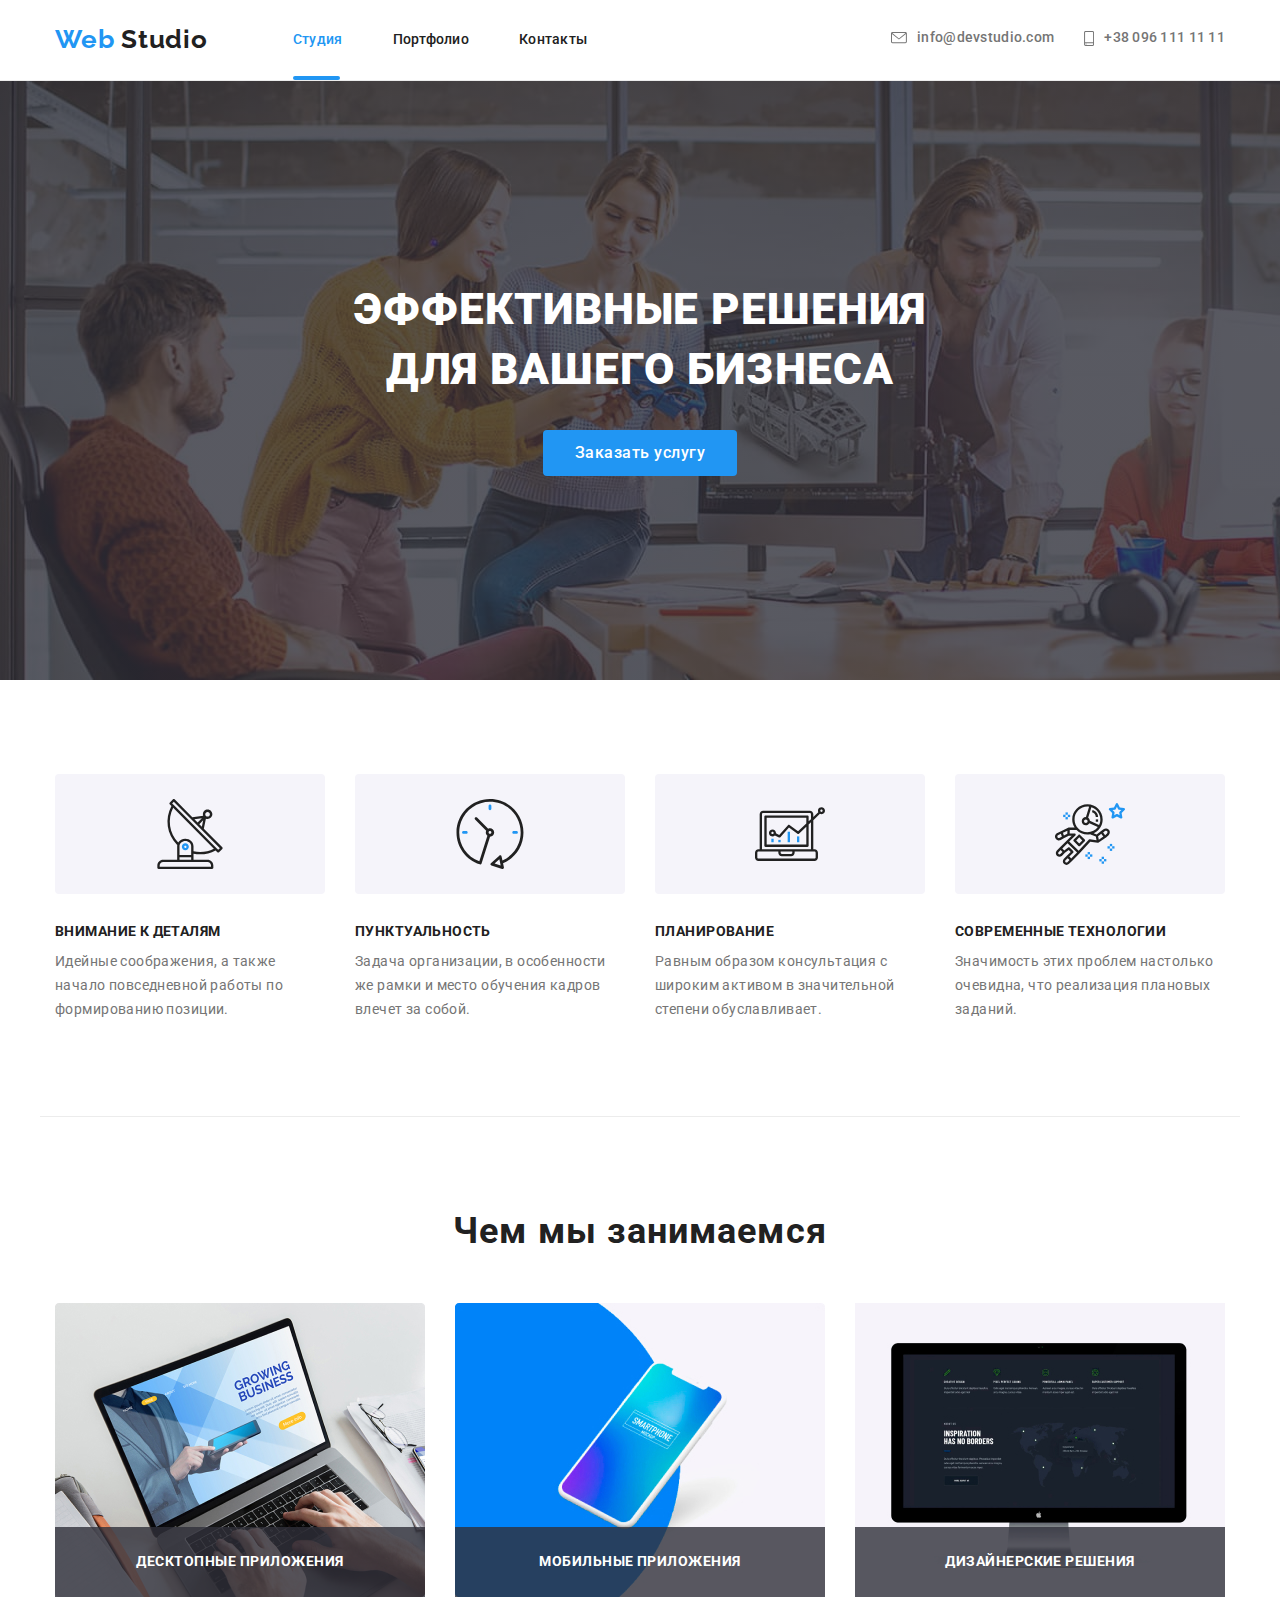
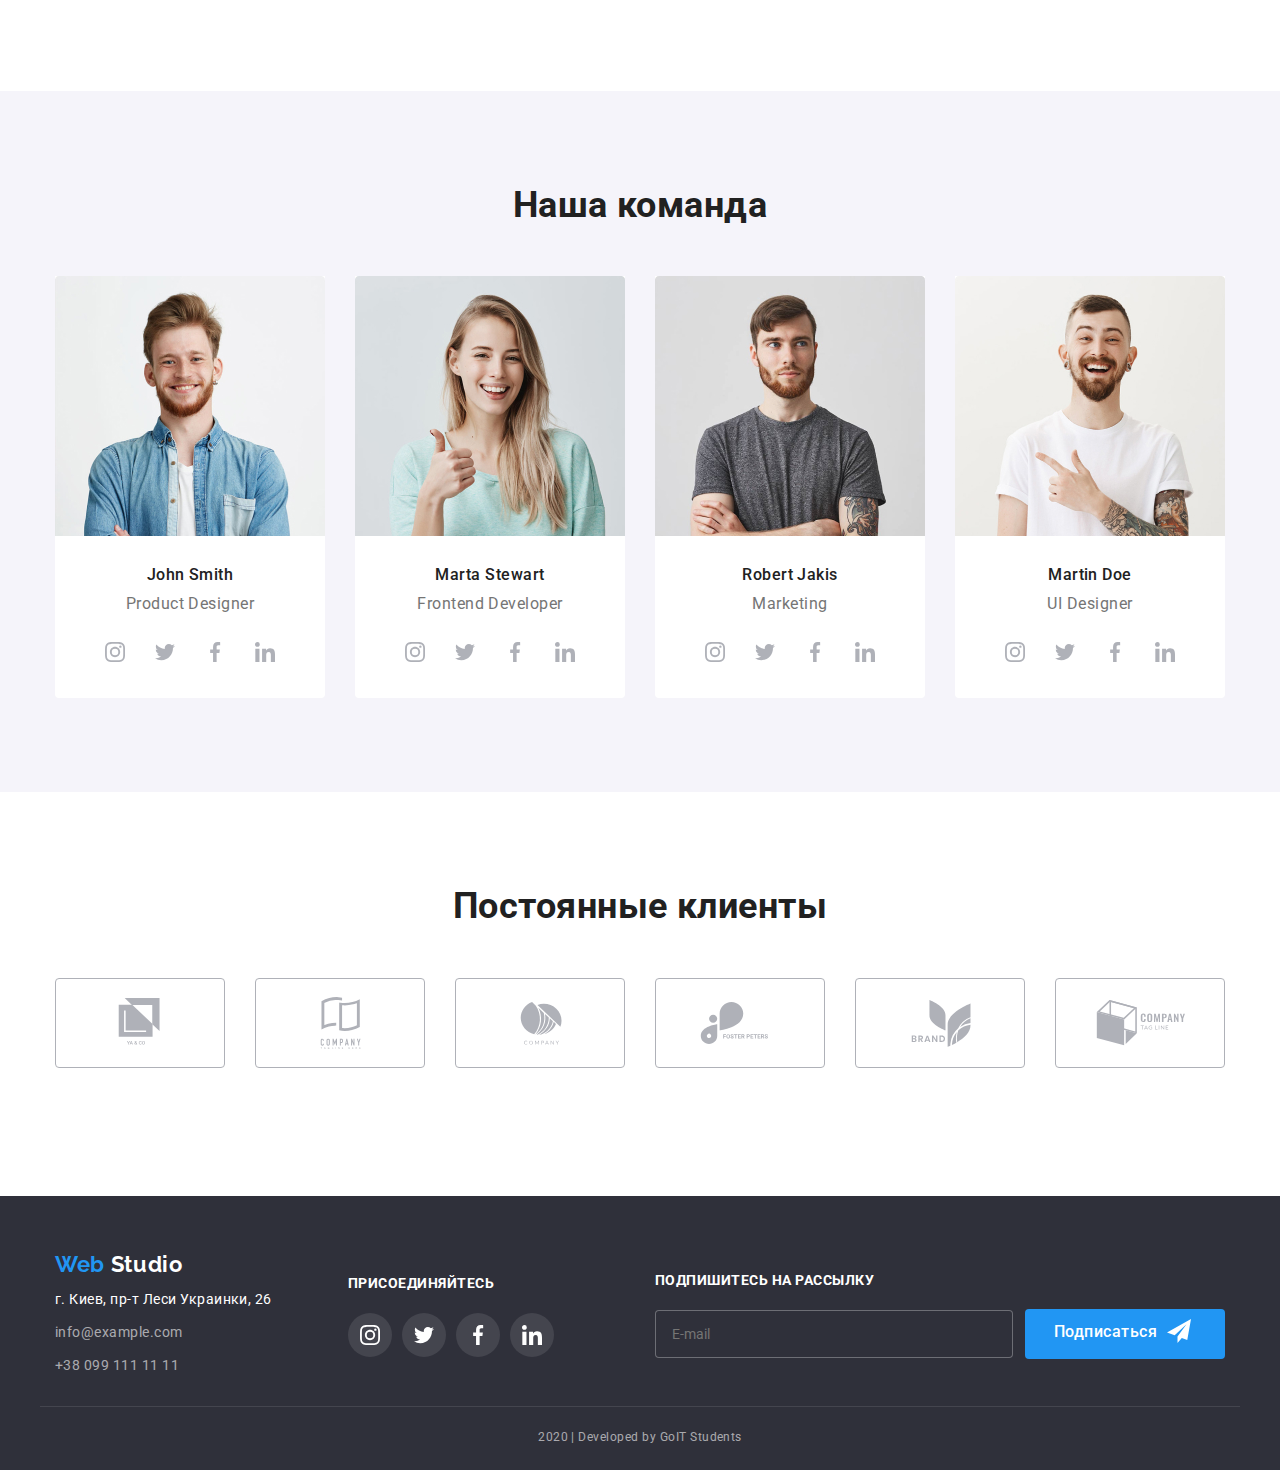
<file: index.html>
<!DOCTYPE html>
<html lang="en">
  <head>
    <meta charset="UTF-8" />
    <meta name="viewport" content="width=device-width, initial-scale=1.0" />
    <title>Web studio v.1</title>
    <link
      href="https://fonts.googleapis.com/css2?family=Raleway:wght@700&family=Roboto:wght@500;700;900&display=swap"
      rel="stylesheet"
    />
    <link
      rel="stylesheet"
      href="https://cdnjs.cloudflare.com/ajax/libs/modern-normalize/0.6.0/modern-normalize.min.css"
    />
    <link rel="stylesheet" href="./css/styles.css" />
  </head>
  <body>
    <!-- Шапка Сайту -->
    <header class="header">
      <div class="container">
        <nav>
          <a href="" class="logo main"><span>Web</span> Studio</a>
          <ul class="site-nav">
            <li class="item"><a href="" class="link studio">Студия</a></li>
            <li class="item"><a href="portfolio.html">Портфолио</a></li>
            <li class="item"><a href="">Контакты</a></li>
          </ul>
        </nav>
        <ul class="connection">
          <li class="items">
            <a class="mail" href="mailto:http://info@devstudio.com">
              <svg class="envelope">
                <use href="./images/symbol-defs.svg#icon-envelope"></use>
              </svg> info@devstudio.com</a>
          </li>
          <li class="items">
            <a class="phone" href="tel:+380961111111"
              ><svg class="smartphone"><use href="./images/symbol-defs.svg#icon-smartphone"></use></svg>+38 096 111 11
              11</a>
          </li>
        </ul>
      </div>
    </header>
    <!-- Основна частина (main) -->
    <main>
      <!-- Баннер -->
      <section class="banner">
        <h1 class="banner-title">Эффективные решения </br> для вашего бизнеса</h1>
      <button data-modal-open class="order-service">
        Заказать услугу</button>
      
      <div class="backdrop is-hidden" data-modal>
        <div class="modal">
          <button data-modal-close class="close-button">
            <svg class="icon-cross" width="11" height="11">
              <use href="./images/cross.svg#icon-cross"">
              </use>
            </svg>
          </button>
          <b>Оставьте свои данные, мы вам перезвоним</b>
          <form action="" name="mailing">

            <div class="first-input">
            <input type="text" name="name" class="form-name" id="name" placeholder=" ">
            <label for="name" class="form-lable">Имя</label>
            <svg class="icon-fname" height="12" width="12">
              <use href="./images/formsprite.svg#icon-fname">
              </use>
            </svg>
            </div>

            <div class="second-input">
              <input type="text" name="tel" class="form-name" id="phone" placeholder=" ">
              <label for="phone" class="form-lable">Телефон</label>
              <svg class="icon-fname" height="12" width="12">
                <use href="./images/formsprite.svg#icon-fphone">
                </use>
              </svg>
            </div>

            <div class="third-input">
              <input type="text" name="email" class="form-name" id="mail" placeholder=" ">
              <label for="mail" class="form-lable">Почта</label>
              <svg class="icon-fname" height="12" width="12">
                <use href="./images/formsprite.svg#icon-fenvelope">
                </use>
              </svg>
            </div>
            <textarea name="comment" id="" cols="30" rows="10" placeholder="Комментарий" class="textarea"></textarea>
           
            <div class="form-checkbox">
          <label class="check-lable">
            <input type="checkbox" class="form-check" name="policy" value="accept-policy">
            <span class="checkbox"></span>Соглашаюсь с рассылкой и принимаю <a href=" ">Условия договора</a>
          </label>
          </div>
          <button class="sent-resalt">
            Отправить
          </button>
            </form>
        </div>
      </div>
      </section>
      <!-- Частина Переваги -->
      <section class="section advantages">
        <div class="container">
          <ul class="advantages-title">
            <li class="items">
              <h3 class="section-title">Внимание к деталям</h3>
              <p>
                Идейные соображения, а также начало повседневной работы по
                формированию позиции.
              </p>
            </li>
            <li class="items">
              <h3 class="section-title">Пунктуальность</h3>
              <p>
                Задача организации, в особенности же рамки и место обучения
                кадров влечет за собой.
              </p>
            </li>
            <li class="items">
              <h3 class="section-title">Планирование</h3>
              <p>
                Равным образом консультация с широким активом в значительной
                степени обуславливает.
              </p>
            </li>
            <li class="items">
              <h3 class="section-title">Современные технологии</h3>
              <p>
                Значимость этих проблем настолько очевидна, что реализация
                плановых заданий.
              </p>
            </li>
          </ul>
        </div>
      </section>
      <!-- Частина сфера діяльності -->
      <section class="section feathure">
        <div class="container">
          <h2 class="section-title">Чем мы занимаемся</h2>
          <ul class="feathure-title">
            <li class="item">
              <img src="./images/desktop.jpg" alt="Десктопные приложения" />
              <p>Десктопные приложения</p>
            </li>
            <li class="item">
              <img src="./images/box.jpg" alt="Мобильные приложения" />
              <p>Мобильные приложения</p>
            </li>
            <li class="item">
              <img src="./images/network.jpg" alt="Дизайнерские решения" />
              <p>Дизайнерские решения</p>
            </li>
          </ul>
        </div>
      </section>
      <!-- Частина наша команда -->
      <section class="section team">
        <div class="container">
          <h2 class="section-title">Наша команда</h2>
          <ul class="team-title">
            <li class="item">
              <img src="./images/ourteam1.jpg" alt="John Smith" />
              <h3 class="own-name">John Smith</h3>
              <p class="own-skills">Product Designer</p>
              <ul class="logotips">
                <li>
                  <a class="social" href="" class="icon"><svg class="instagram" width="20" height="20"><use href="./images/symbol-defs.svg#icon-instagram"></use></svg></a>
                </li>
                <li>
                  <a class="social" href="" class="icon"><svg class="twitter" width="20" height="20">
                    <use href="./images/symbol-defs.svg#icon-twitter"></use>
                    
                  </svg></a>
                </li>
                <li>
                  <a class="social" href="" class="icon"><svg class="facebook" width="20" height="20">
                    <use href="./images/symbol-defs.svg#icon-facebook"></use>
                    
                  </svg></a>
                </li>
                <li>
                  <a class="social" href="" class="icon"><svg class="linkedin" width="20" height="20">
                    <use href="./images/symbol-defs.svg#icon-linkedin"></use>
                    
                  </svg></a>
                </li>
              </ul>
            </li>
            <li class="item">
              <img src="./images/ourteam2.jpg" alt="Marta Stewart" />
              <h3 class="own-name">Marta Stewart</h3>
              <p class="own-skills">Frontend Developer</p>
              <ul class="logotips">
                <li>
                  <a class="social" href="" class="icon"><svg class="instagram" width="20" height="20">
                      <use href="./images/symbol-defs.svg#icon-instagram"></use>
                      
                    </svg></a>
                </li>
                <li>
                  <a class="social" href="" class="icon"><svg class="twitter" width="20" height="20">
                      <use href="./images/symbol-defs.svg#icon-twitter"></use>
              
                    </svg></a>
                </li>
                <li>
                  <a class="social" href="" class="icon"><svg class="facebook" width="20" height="20">
                      <use href="./images/symbol-defs.svg#icon-facebook"></use>
              
                    </svg></a>
                </li>
                <li>
                  <a class="social" href="" class="icon"><svg class="linkedin" width="20" height="20">
                      <use href="./images/symbol-defs.svg#icon-linkedin"></use>
              
                    </svg></a>
                </li>
              </ul>
            </li>
            <li class="item">
              <img src="./images/ourteam3.jpg" alt="Robert Jakis" />
              <h3 class="own-name">Robert Jakis</h3>
              <p class="own-skills">Marketing</p>
              <ul class="logotips">
                <li>
                  <a class="social" href="" class="icon"><svg class="instagram" width="20" height="20">
                      <use href="./images/symbol-defs.svg#icon-instagram"></use>
                      
                    </svg></a>
                </li>
                <li>
                  <a class="social" href="" class="icon"><svg class="twitter" width="20" height="20">
                      <use href="./images/symbol-defs.svg#icon-twitter"></use>
              
                    </svg></a>
                </li>
                <li>
                  <a class="social" href="" class="icon"><svg class="facebook" width="20" height="20">
                      <use href="./images/symbol-defs.svg#icon-facebook"></use>
              
                    </svg></a>
                </li>
                <li>
                  <a class="social" href="" class="icon"><svg class="linkedin" width="20" height="20">
                      <use href="./images/symbol-defs.svg#icon-linkedin"></use>
              
                    </svg></a>
                </li>
              </ul>
            </li>
            <li class="item">
              <img src="./images/ourteam4.jpg" alt="Martin Doe" />
              <h3 class="own-name">Martin Doe</h3>
              <p class="own-skills">UI Designer</p>
              <ul class="logotips">
                <li>
                  <a class="social" href="" class="icon"><svg class="instagram" width="20" height="20">
                      <use href="./images/symbol-defs.svg#icon-instagram"></use>
                      
                    </svg></a>
                </li>
                <li>
                  <a class="social" href="" class="icon"><svg class="twitter" width="20" height="20">
                      <use href="./images/symbol-defs.svg#icon-twitter"></use>
              
                    </svg></a>
                </li>
                <li>
                  <a class="social" href="" class="icon"><svg class="facebook" width="20" height="20">
                      <use href="./images/symbol-defs.svg#icon-facebook"></use>
              
                    </svg></a>
                </li>
                <li>
                  <a class="social" href="" class="icon"><svg class="linkedin" width="20" height="20">
                      <use href="./images/symbol-defs.svg#icon-linkedin"></use>
              
                    </svg></a>
                </li>
              </ul>
        </div>
      </section>
      <!-- Частина Постійні клієнти -->
      <section class="section clients">
        <div class="container">
          <h2 class="section-title">Постоянные клиенты</h2>
          <ul class="item">
            <li class="item-box">
              <a href="" class="icon"><svg class="clients"><use href="./images/sprite.svg#icon-Client-1"></use></svg></a>
            </li>
            <li class="item-box">
              <a href="" class="icon"
                ><svg class="clients">
                  <use href="./images/sprite.svg#icon-Client-2"></use>
                </svg></a>
            </li>
            <li class="item-box">
              <a href="" class="icon"
                ><svg class="clients">
                  <use href="./images/sprite.svg#icon-Client-3"></use>
                </svg></a>
            </li>
            <li class="item-box">
              <a href="" class="icon"
                ><svg class="clients">
                  <use href="./images/sprite.svg#icon-Client-4"></use>
                </svg></a>
            </li>
            <li class="item-box">
              <a href="" class="icon"
                ><svg class="clients">
                  <use href="./images/sprite.svg#icon-Client-5"></use>
                </svg></a>
            </li>
            <li class="item-box">
              <a href="" class="icon"
                ><svg class="clients">
                  <use href="./images/sprite.svg#icon-Client-6"></use>
                </svg></a>
            </li>
          </ul>
        </div>
      </section>
    </main>
    <!-- Підвал (Footer) -->
    <footer>
      <div class="container-footer">
        <div class="location">
          <a href="" class="logo secondary"
            ><span>Web</span><span class="span"> Studio</span></a
          >
          <address>
            <a href="" class="address-first">г. Киев, пр-т Леси Украинки, 26</a
            ><br />
            <a href="" class="address-second">info@example.com</a><br />
            <a href="" class="address-seconds">+38 099 111 11 11</a>
          </address>
        </div>
        <div class="connect">
          <b>Присоединяйтесь</b>
          <ul class="connect-icon">
            <li class="icon">
              <a href="" class="icon-pic"><svg width="20" height="20" class="footer-icon"><use href="./images/symbol-defs.svg#icon-instagram" ></use></svg></a>
            </li>
            <li class="icon">
              <a href="" class="icon-pic"><svg width="20" height="20" class="footer-icon">
                <use href="./images/symbol-defs.svg#icon-twitter" ></use>
              </svg></a>
            </li>
            <li class="icon">
              <a  href="" class="icon-pic"><svg width="20" height="20" class="footer-icon">
                <use href="./images/symbol-defs.svg#icon-facebook" ></use>
              </svg></a>
            </li>
            <li class="icon">
              <a  href="" class="icon-pic"><svg width="20" height="20" class="footer-icon">
                <use href="./images/symbol-defs.svg#icon-linkedin" ></use>
              </svg></a>
            </li>
          </ul>
        </div>
        <div class="sending">
          <b>Подпишитесь на рассылку</b>
        <div class="subscribe-place">
        <form action="">
          <input type="text" name="join" placeholder="E-mail" class="subscribe">
        <button type="submit">Подписаться</button>
        </form>  
          </div>
        </div>
      </div>
      <p class="goit">2020 | Developed by GoIT Students</p>
    </footer>
    <script src="./js/modal.js"></script>
  </body>
</html>
</file>
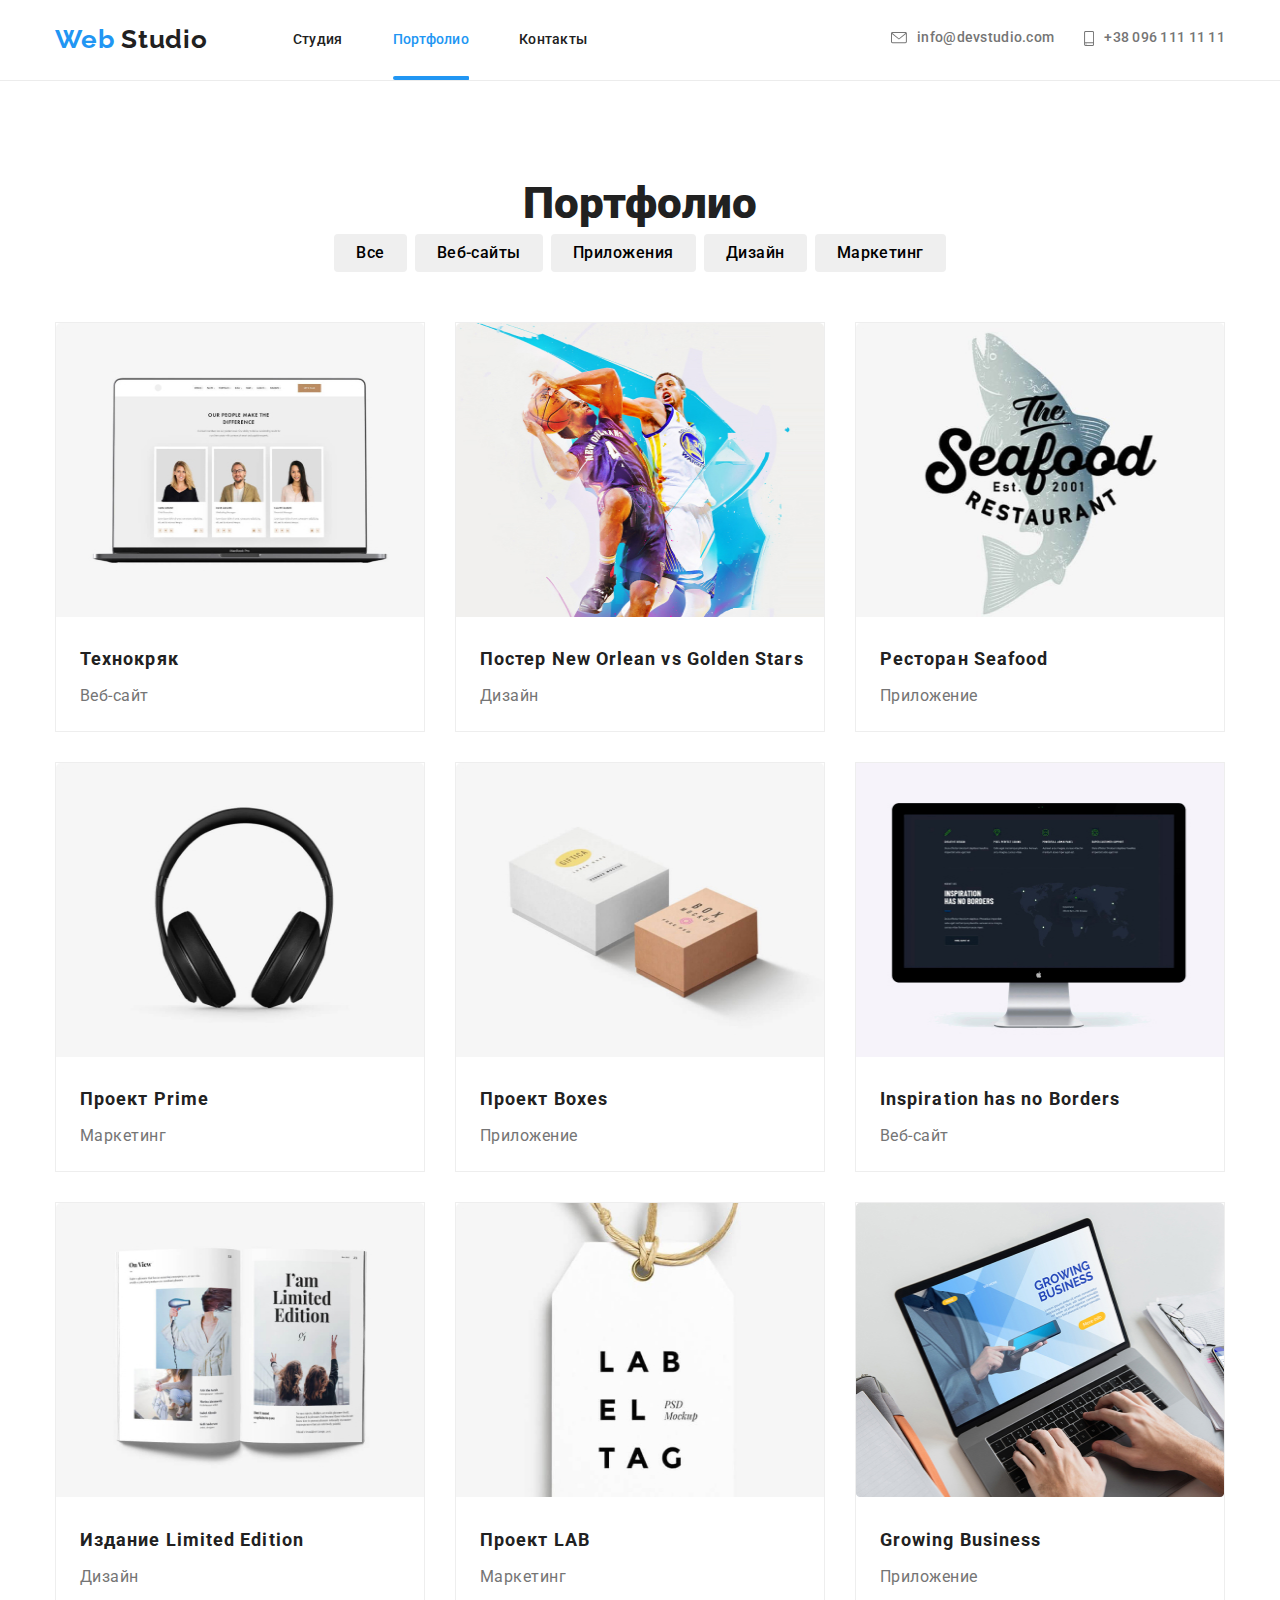
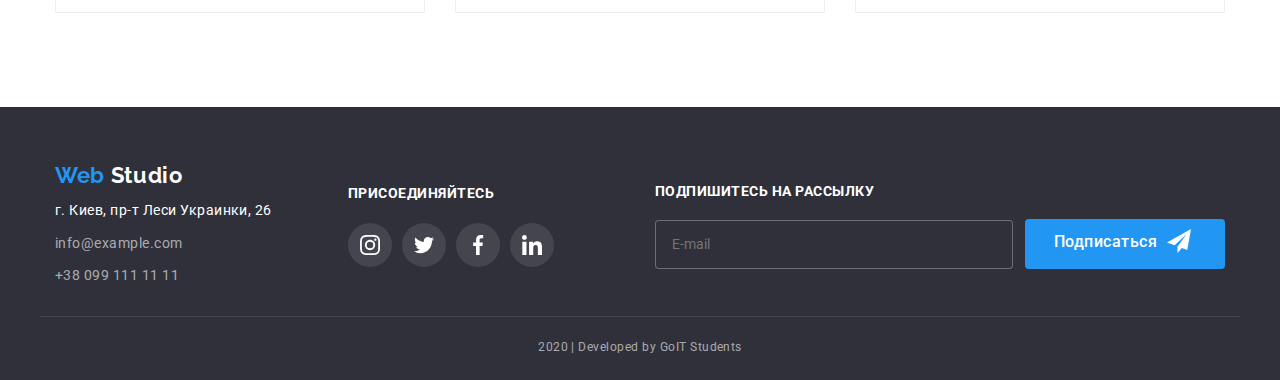
<file: portfolio.html>
<!DOCTYPE html>
<html lang="en">
  <head>
    <meta charset="UTF-8" />
    <meta name="viewport" content="width=device-width, initial-scale=1.0" />
    <title>Portfolio</title>
    <link
      href="https://fonts.googleapis.com/css2?family=Raleway:wght@700&family=Roboto:wght@500;700;900&display=swap"
      rel="stylesheet"
    />
    <link
      rel="stylesheet"
      href="https://cdnjs.cloudflare.com/ajax/libs/modern-normalize/0.6.0/modern-normalize.min.css"
    />
    <link rel="stylesheet" href="css/styles.css" />
  </head>
  <body>
    <!--Header-->
    <header class="header">
      <div class="container">
        <nav>
          <a href="" class="logo main"><span>Web</span> Studio</a>
          <ul class="site-nav">
            <li class="item"><a href="./index.html">Студия</a></li>
            <li class="item">
              <a href="" class="link portfolio">Портфолио</a>
            </li>
            <li class="item"><a href="">Контакты</a></li>
          </ul>
        </nav>
        <ul class="connection">
          <li class="items">
            <a class="mail" href="mailto:http://info@devstudio.com">
              <svg class="envelope">
                <use href="./images/symbol-defs.svg#icon-envelope"></use>
              </svg>
              info@devstudio.com</a
            >
          </li>
          <li class="items">
            <a class="phone" href="tel:+380961111111"
              ><svg class="smartphone">
                <use href="./images/symbol-defs.svg#icon-smartphone"></use>
              </svg>
              +38 096 111 11 11</a
            >
          </li>
        </ul>
      </div>
    </header>
    <!--Main-->
    <main>
      <section class="section-portfolio">
        <div class="container">
          <h1 class="main-name">Портфолио</h1>
          <ul class="buttons">
            <li><button type="button">Все</button></li>
            <li><button type="button">Веб-сайты</button></li>
            <li><button type="button">Приложения</button></li>
            <li><button type="button">Дизайн</button></li>
            <li><button type="button">Маркетинг</button></li>
          </ul>
          <!--Our projects-->
          <ul class="projects">
            <li class="items">
              <a href="">
                <div>
                  <img src="./images/laptop.jpg" alt="laptop" />
                  <p class="second-paragraf">
                    Технокряк это современная площадка распространения
                    коронавируса. Компании используют эту платформу для
                    цифрового шпионажа и атак на защищённые сервера конкурентов.
                  </p>
                </div>
                <h3>Технокряк</h3>
                <p class="first-paragraf">Веб-сайт</p>
              </a>
            </li>
            <li class="items">
              <a href="">
                <div>
                  <img src="./images/basketboll.jpg" alt="basketboll" />
                  <p class="second-paragraf">
                    Технокряк это современная площадка распространения
                    коронавируса. Компании используют эту платформу для
                    цифрового шпионажа и атак на защищённые сервера конкурентов.
                  </p>
                </div>
                <h3>Постер New Orlean vs Golden Stars</h3>
                <p class="first-paragraf">Дизайн</p>
              </a>
            </li>
            <li class="items">
              <a href="">
                <div>
                  <img src="./images/seafood.jpg" alt="seafood" />
                  <p class="second-paragraf">
                    Технокряк это современная площадка распространения
                    коронавируса. Компании используют эту платформу для
                    цифрового шпионажа и атак на защищённые сервера конкурентов.
                  </p>
                </div>
                <h3>Ресторан Seafood</h3>
                <p class="first-paragraf">Приложение</p>
              </a>
            </li>
            <li class="items">
              <a href="">
                <div>
                  <img src="./images/headphone.jpg" alt="headphone" />
                  <p class="second-paragraf">
                    Технокряк это современная площадка распространения
                    коронавируса. Компании используют эту платформу для
                    цифрового шпионажа и атак на защищённые сервера конкурентов.
                  </p>
                </div>
                <h3>Проект Prime</h3>
                <p class="first-paragraf">Маркетинг</p>
              </a>
            </li>
            <li class="items">
              <a href="">
                <div>
                  <img src="./images/boxes.jpg" alt="boxes" />
                  <p class="second-paragraf">
                    Технокряк это современная площадка распространения
                    коронавируса. Компании используют эту платформу для
                    цифрового шпионажа и атак на защищённые сервера конкурентов.
                  </p>
                </div>
                <h3>Проект Boxes</h3>
                <p class="first-paragraf">Приложение</p>
              </a>
            </li>
            <li class="items">
              <a href="">
                <div>
                  <img src="./images/network.jpg" alt="network" />
                  <p class="second-paragraf">
                    Технокряк это современная площадка распространения
                    коронавируса. Компании используют эту платформу для
                    цифрового шпионажа и атак на защищённые сервера конкурентов.
                  </p>
                </div>
                <h3>Inspiration has no Borders</h3>
                <p class="first-paragraf">Веб-сайт</p>
              </a>
            </li>
            <li class="items">
              <a href="">
                <div>
                  <img src="./images/book.jpg" alt="book" />
                  <p class="second-paragraf">
                    Технокряк это современная площадка распространения
                    коронавируса. Компании используют эту платформу для
                    цифрового шпионажа и атак на защищённые сервера конкурентов.
                  </p>
                </div>
                <h3>Издание Limited Edition</h3>
                <p class="first-paragraf">Дизайн</p>
              </a>
            </li>
            <li class="items">
              <a href="">
                <div>
                  <img src="./images/label.jpg" alt="label" />
                  <p class="second-paragraf">
                    Технокряк это современная площадка распространения
                    коронавируса. Компании используют эту платформу для
                    цифрового шпионажа и атак на защищённые сервера конкурентов.
                  </p>
                </div>
                <h3>Проект LAB</h3>
                <p class="first-paragraf">Маркетинг</p>
              </a>
            </li>
            <li class="items">
              <a href="">
                <div>
                  <img src="./images/desktop.jpg" alt="desktop" />
                  <p class="second-paragraf">
                    Технокряк это современная площадка распространения
                    коронавируса. Компании используют эту платформу для
                    цифрового шпионажа и атак на защищённые сервера конкурентов.
                  </p>
                </div>
                <h3>Growing Business</h3>
                <p class="first-paragraf">Приложение</p>
              </a>
            </li>
          </ul>
        </div>
      </section>
    </main>
    <!--Footer-->
    <footer>
      <div class="container-footer">
        <div class="location">
          <a href="" class="logo secondary"
            ><span>Web</span><span class="span"> Studio</span></a
          >
          <address>
            <a href="" class="address-first">г. Киев, пр-т Леси Украинки, 26</a
            ><br />
            <a href="" class="address-second">info@example.com</a><br />
            <a href="" class="address-seconds">+38 099 111 11 11</a>
          </address>
        </div>
        <div class="connect">
          <b>Присоединяйтесь</b>
          <ul class="connect-icon">
            <li class="icon">
              <a href="" class="icon-pic">
                <svg width="20" height="20" class="footer-icon">
                  <use href="./images/symbol-defs.svg#icon-instagram"></use>
                </svg>
              </a>
            </li>
            <li class="icon">
              <a href="" class="icon-pic"
                ><svg width="20" height="20" class="footer-icon">
                  <use href="./images/symbol-defs.svg#icon-twitter"></use>
                </svg>
              </a>
            </li>
            <li class="icon">
              <a href="" class="icon-pic"
                ><svg width="20" height="20" class="footer-icon">
                  <use href="./images/symbol-defs.svg#icon-facebook"></use>
                </svg>
              </a>
            </li>
            <li class="icon">
              <a href="" class="icon-pic"
                ><svg width="20" height="20" class="footer-icon">
                  <use href="./images/symbol-defs.svg#icon-linkedin"></use>
                </svg>
              </a>
            </li>
          </ul>
        </div>
        <div class="sending">
          <b>Подпишитесь на рассылку</b>
          <div class="subscribe-place">
            <form action="">
              <input
                type="text"
                name="join"
                placeholder="E-mail"
                class="subscribe"
              />
              <button type="submit">Подписаться</button>
            </form>
          </div>
        </div>
      </div>
      <p class="goit">2020 | Developed by GoIT Students</p>
    </footer>
  </body>
</html>
</file>
<file: css/styles.css>
:root {
  --color-of-main-text: #212121;
  --color-of-second-text: #757575;
  --akcent: #2196f3;
  --white-color: #ffffff;
  --developed-by: rgba(255, 255, 255, 0.4);
  --second-color-background: #f5f4fa;
  --secondary-buttom-background: #f5f4fa;
  --background-footer: #2f303a;
  --footer-text: rgba(255, 255, 255, 0.6);
  --items-color: #afb1b8;
}

/* color of main text #212121; */
/* color of the second text #757575; */
/* white color #ffffff; */
/* akcent #2196F3; */
/* developed by rgba(255, 255, 255, 0.4); */
/* the second color of background #F5F4FA; */

/* Making border-box type of box model*/
html {
  box-sizing: border-box;
}
*,
*::before,
*::after {
  box-sizing: inherit;
}
.header {
  position: fixed;
  z-index: 2;
  width: 100%;
  min-height: 80px;
  top: 0px;
  left: 0px;
  background-color: var(--white-color);
  border-bottom: 1px solid #ececec;
}
.header .container {
  display: flex;
  align-items: center;
}
.container {
  margin-left: auto;
  margin-right: auto;
  padding-left: 15px;
  padding-right: 15px;
  width: 1200px;
}
/*body*/
body {
  color: var(--color-of-second-text);
  background-color: var(--white-color);
  font-family: roboto, sans-serif;
  padding-top: 80px;

  margin: 0px;
}

ul {
  list-style: none;
}
a {
  text-decoration: none;
}

/*logo*/
.logo {
  color: var(--color-of-main-text);
  font-family: Raleway, sans-serif;
  letter-spacing: 0.03em;
  font-weight: bold;
}
.logo.main {
  padding-top: 24px;
  padding-bottom: 25px;
  font-size: 26px;
  line-height: 1.19;
}
.logo.secondary {
  display: inline-block;
  font-size: 22px;
  line-height: 1.18;
  margin-bottom: 10px;
}
span {
  color: var(--akcent);
}
.span {
  color: var(--white-color);
}

/* navigtion */
.site-nav a {
  color: var(--color-of-main-text);
  display: block;
  padding-top: 32px;
  /*padding-bottom: 32px;*/

  transition-property: color;
  transition-duration: 250ms;
  transition-timing-function: cubic-bezier(0.4, 0, 0.2, 1);
}
nav {
  display: flex;
}
.site-nav .item {
  margin-right: 50px;
}
.site-nav .item:last-child {
  margin-right: 0px;
}

.site-nav {
  font-weight: 500;
  font-size: 14px;
  letter-spacing: 0.02em;
  line-height: 1.14;
  color: var(--akcent);
  display: flex;
  margin-bottom: 0px;
  margin-top: 0px;
  margin-left: 85px;
  padding: 0px;
}

.site-nav a:hover,
.site-nav a:focus {
  color: var(--akcent);
}
.link.portfolio {
  color: var(--akcent);
}
.link.studio {
  color: var(--akcent);
}
.link.portfolio::after {
  display: block;
  margin-top: 28px;
  content: "";
  width: 100%;
  height: 4px;
  background-repeat: no-repeat;
  background-image: url(../images/hover2.svg);
}
.link.studio::after {
  display: block;
  margin-top: 28px;
  content: "";
  width: 100%;
  height: 4px;
  background-repeat: no-repeat;
  background-image: url(../images/hover.svg);
}
.connection a {
  color: var(--color-of-second-text);
  font-weight: 500;
  font-size: 14px;
  letter-spacing: 0.02em;
  line-height: 1.14;
}
.connection a:hover,
.connection a:focus {
  color: var(--akcent);
}
.connection {
  display: flex;
  margin-bottom: 0px;
  margin-top: 0px;
  padding: 0px;
  margin-left: auto;
}
.connection .items + .items {
  margin-left: 30px;
}
/*.connection*/
.mail::before {
  display: inline-flex;
  margin-right: 10px;
  min-height: 13px;
  min-width: 16px;
  /*content: "";
  background-image: url(../images/envelope.svg);
  background-repeat: no-repeat;
  background-size: contain;*/
}
.mail {
  display: inline-flex;
  justify-content: center;
  align-items: center;

  transition-property: color;
  transition-duration: 250ms;
  transition-timing-function: cubic-bezier(0.4, 0, 0.2, 1);
}
.envelope {
  fill: var(--color-of-second-text);
  height: 12px;
  width: 16px;
  margin-right: 10px;
}
.mail:hover,
.mail:focus {
  color: var(--akcent);
}
.mail:hover > .envelope {
  fill: var(--akcent);
}
.mail:focus > .envelope {
  fill: var(--akcent);
}
.smartphone {
  fill: var(--color-of-second-text);
  height: 15px;
  width: 10px;
  margin-right: 10px;
}

.phone {
  display: inline-flex;
  justify-content: center;
  align-items: center;

  transition-property: color;
  transition-duration: 250ms;
  transition-timing-function: cubic-bezier(0.4, 0, 0.2, 1);
}
.phone:hover,
.phone:focus {
  color: var(--akcent);
}
.phone:hover > .smartphone {
  fill: var(--akcent);
}
.phone:focus > .smartphone {
  fill: var(--akcent);
}
/*.phone::before {
  display: inline-flex;

  margin-right: 10px;
  min-height: 15px;
  min-width: 10px;
  content: "";
  background-image: url(../images/phone.svg);
  background-repeat: no-repeat;
  background-size: contain;
}*/
/* main part */

.section.advantages .section-title {
  color: var(--color-of-main-text);
  font-weight: bold;
  font-size: 14px;
  line-height: 1.14;
  letter-spacing: 0.03em;
  text-transform: uppercase;
  margin-bottom: 10px;
  margin-top: 0px;
}
.advantages-title {
  display: flex;
  margin-top: 0px;
  margin-bottom: 0px;
  padding-left: 0px;
}
.advantages-title p {
  margin-top: 0px;
  margin-bottom: 0px;
}

.advantages-title .items::before {
  content: "";
  display: block;
  height: 120px;
  margin-bottom: 30px;

  background-repeat: no-repeat;
  background-position: 50% 50%;
}
.advantages-title .items:nth-of-type(1)::before {
  background-image: url(../images/antenna.svg), url(../images/Rectangle.svg);
}
.advantages-title .items:nth-of-type(2)::before {
  background-image: url(../images/clock.svg), url(../images/Rectangle.svg);
}
.advantages-title .items:nth-of-type(3)::before {
  background-image: url(../images/diagram1.svg), url(../images/Rectangle.svg);
}
.advantages-title .items:nth-of-type(4)::before {
  background-image: url(../images/astronaut1.svg), url(../images/Rectangle.svg);
}
.advantages-title .items + .items {
  margin-left: 30px;
}
.advantages-title .items {
  width: 270px;
}

.section.advantage,
.section.feathure,
.section.team,
.section.clients,
footer {
  letter-spacing: 0.03em;
}
.section.advantages p {
  font-weight: normal;
  font-size: 14px;
  line-height: 1.71;
  letter-spacing: 0.03em;
}
.section.advantages {
  padding-top: 94px;
  margin-bottom: 0px;
}
.section.advantages .container {
  padding-bottom: 94px;
  border-bottom: 1px solid #ececec;
}
.container {
  margin-left: auto;
  margin-right: auto;
  padding-left: 15px;
  padding-right: 15px;
  width: 1200px;
}

/* banner */

.banner {
  padding-top: 200px;
  text-align: center;
  color: var(--color-of-main-text);
  letter-spacing: 0.06em;
  height: 600px;
  max-width: 1600px;
  margin-left: auto;
  margin-right: auto;
  background-color: var(--background-footer);
  background-image: linear-gradient(
      rgba(47, 48, 58, 0.8),
      rgba(47, 48, 58, 0.8)
    ),
    url(../images/Header.jpg);
}

.order-service {
  position: relative;
  padding: 10px 32px;
  background-color: var(--akcent);
  color: var(--white-color);
  position: relative;
}
.icon-cross {
  position: absolute;
  top: 50%;
  left: 50%;
  transform: translate(-50%, -50%);
}
.backdrop {
  position: fixed;
  top: 0;
  left: 0;
  width: 100%;
  height: 100%;
  background-color: rgba(0, 0, 0, 0.2);
  z-index: 3;
  transition: opacity 250ms cubic-bezier(0.4, 0, 0.2, 1);
}

.backdrop.is-hidden {
  position: fixed;
  opacity: 0;
  pointer-events: none;
  top: 0;
  left: 0;

  width: 100%;
  height: 100%;
}

.modal {
  position: absolute;
  top: 50%;
  left: 50%;
  transform: translate(-50%, -50%);

  width: 528px;
  height: 581px;

  background-color: var(--white-color);
  border-radius: 4px;
}
form {
  font-family: Roboto;
  font-weight: normal;
  font-size: 14px;
  line-height: 1.71%;
  letter-spacing: 0.03em;

  color: #757575;
}
.modal a {
  text-decoration: underline;
  cursor: pointer;
}
.modal p {
  font-size: 14px;
  line-height: 1.71%;
  letter-spacing: 0.03em;
  margin-left: 7px;
  margin-top: 0px;
  margin-bottom: 0px;
}

.form-checkbox {
  display: flex;
  align-items: center;
  justify-content: center;

  margin-top: 20px;
}
.form-checkbox a {
  margin-left: 5px;
  color: var(--akcent);
}
.form-check {
  -webkit-appearance: none;
  position: absolute;
}
.check-lable {
  display: inline-flex;
  align-items: center;
}
.checkbox {
  display: inline-block;
  margin-right: 9px;
  width: 16px;
  height: 15px;
  border: 2px solid black;
  border-radius: 4px;
}
.form-check:checked + .checkbox {
  background-image: url("../images/iconcheck.svg");
  background-size: contain;
  background-origin: border-box;
  border: none;
}

.modal b {
  display: block;
  margin-right: auto;
  color: var(--color-of-main-text);
  text-transform: lowercase;
  margin-bottom: 30px;
  font-size: 20px;
}
.modal b::first-letter {
  text-transform: uppercase;
}
.close-button {
  position: relative;
  display: block;
  margin-left: auto;
  margin-top: 8px;
  margin-right: 8px;
  margin-bottom: 2px;
  padding: 0px;
  width: 30px;
  height: 30px;
  border-radius: 50%;
  background-color: var(--white-color);
  border: 1px solid rgba(0, 0, 0, 0.1);
  outline: none;
}
.close-button:hover,
.close-button:focus {
  fill: var(--akcent);
  background-color: var(--white-color);
  border: 1px solid rgba(0, 0, 0, 0.1);
}
.form-name {
  position: relative;
  min-width: 448px;
  min-height: 40px;
  border: 1px solid rgba(33, 33, 33, 0.2);
  border-radius: 4px;
  padding-left: 43px;
  outline: none;
}
.first-input {
  position: relative;
  margin-bottom: 28px;
}
.form-lable {
  position: absolute;
  top: 50%;
  left: 82px;
  transform: translateY(-50%);
  transition: transform 250ms cubic-bezier(0.4, 0, 0.2, 1);
  font-size: 14px;
}
.form-name:focus + .form-lable {
  color: var(--akcent);
  font-size: 12px;
}

.form-name:focus + .form-lable,
.form-name:not(:placeholder-shown) + .form-lable {
  transform: translate(-30px, -30px);
}
.icon-fname {
  display: inline-block;
  position: absolute;
  top: 50%;
  left: 59px;
  transform: translateY(-50%);
}
.form-name:focus ~ .icon-fname {
  fill: var(--akcent);
}

.form-name:hover,
.form-name:focus {
  border: 1px solid #2196f3;
}

/*.form-name:placeholder-shown {
  background-color: var(--white-color);
}*/
.second-input {
  position: relative;
  margin-bottom: 28px;
}

.form-name:focus ~ .icon-fphone {
  fill: var(--akcent);
}
.third-input {
  position: relative;
  margin-bottom: 28px;
}
.textarea {
  min-width: 448px;
  height: 120px;
  padding: 12px 16px;
  font-size: 14px;
  border: 1px solid rgba(33, 33, 33, 0.2);
  border-radius: 4px;
  resize: none;
  outline: none;
}
.textarea:hover,
.textarea:focus {
  border: 1px solid var(--akcent);
}
.form-check {
  display: flex;
  margin-left: 54px;
  margin-right: 0px;
}
.sent-resalt {
  margin-top: 30px;
  background-color: var(--akcent);
  color: var(--white-color);
  outline: none;
  font-size: 16px;
  line-height: 1.87px;
  min-width: 200px;
  min-height: 50px;
}
.banner-title {
  font-weight: 900;
  font-size: 44px;
  line-height: 1.36;
  color: var(--white-color);
  margin-top: 0px;
  margin-bottom: 30px;
  text-transform: uppercase;
}

/* buttom */
.buttom.primary {
  color: var(--white-color);
  background-color: var(--akcent);
  letter-spacing: 0.06em;
  font-weight: 900;
  font-size: 16px;
  text-align: center;
  line-height: 1.87;
  border-radius: 4px;
  padding: 10px 8px 10px 29px;
  display: inline-flex;
  width: 200px;
  align-items: center;
  margin-left: 12px;
}
.buttom.primary::after {
  content: "";
  display: inline-block;
  background-image: url(../images/send.svg);
  height: 24px;
  width: 24px;
  margin-left: 10px;
  background-position: center;
}
.buttom.primarys {
  display: inline-block;
  color: var(--white-color);
  background-color: var(--akcent);
  letter-spacing: 0.06em;
  font-weight: 900;
  font-size: 16px;
  text-align: center;
  line-height: 1.87;
  border-radius: 4px;
  padding: 10px 32px;
  min-width: 200px;
}

button:hover,
button:focus {
  color: var(--white-color);
  background-color: var(--akcent);
}

.buttom-secondary {
  font-style: normal;
  font-weight: 900;
  font-size: 16px;
  line-height: 1.87px;
  letter-spacing: 0.06em;
  color: var(--white-color);
  background-color: var(--akcent);
  border-radius: 4px;
  padding: 10px 32px;
  min-width: 200px;
}
.buttom-secondary:hover,
.buttom-secondary:focus {
  color: var(--akcent);
  background-color: var(--white-color);
}
/*Portfolio button in the main*/
button {
  font-family: roboto, sans-serif;
  border-radius: 4px;
  letter-spacing: 0.03em;
  font-weight: 500;
  font-size: 16px;
  line-height: 1.62;
  border: none;
  padding: 6px 22px;
  cursor: pointer;

  transition-property: background-color, color;
  transition-duration: 250ms;
  transition-timing-function: cubic-bezier(0.4, 0, 0.2, 1);
}
.buttons li + li {
  margin-left: 8px;
}
.buttons {
  display: flex;
  justify-content: center;
  padding-left: 0px;
  margin-bottom: 50px;
  margin-top: 0px;
}

.feathure h2 {
  margin-top: 0px;
  margin-bottom: 0px;
  text-align: center;
}
.team h2 {
  text-align: center;
}
.clients h2 {
  text-align: center;
}
.feathure-title {
  display: flex;
  padding: 0px;
  margin: 0px;
  position: relative;
}
.feathure-title img {
  display: block;
}

.feathure-title p {
  position: absolute;
  bottom: 0px;
  width: 370px;
}
.feathure-title .item {
  min-width: 370px;
}
.feathure-title .item + .item {
  margin-left: 30px;
}

/*In general hear shold have been the second page*/
.projects h3,
h1 {
  color: var(--color-of-main-text);
  margin-bottom: 4px;
  margin-top: 0px;
}
.projects p {
  color: var(--color-of-second-text);
  margin-bottom: 0px;
  margin-top: 0px;
}
.projects {
  display: flex;
  flex-wrap: wrap;
  margin: 0px;
  padding: 0px;
}
.projects .items {
  width: 370px;
  margin-right: 30px;
  margin-bottom: 30px;
  border: 1px solid #eeeeee;
  cursor: pointer;
  padding-bottom: 20px;
  position: relative;
}

.projects div {
  display: inline-block;
  position: relative;
  overflow: hidden;
  margin: 0px;
  padding: 0px;
  height: 294px;
  margin-bottom: 20px;
}
.projects div::before {
  display: inline-block;
  content: "";
  background-color: rgba(33, 150, 243, 0.9);
  width: 368px;
  height: 294px;
  position: absolute;
  transform: translateY(100%);
  transition: transform 250ms cubic-bezier(0.4, 0, 0.2, 1);
}

.projects div:hover::before,
.projects div:focus::before {
  background-color: rgba(33, 150, 243, 0.9);

  transition-property: background-color;
  transition: transform 250ms cubic-bezier(0.4, 0, 0.2, 1);
  transform: translateY(0px);
}

.projects .items:hover,
.projects .items:focus {
  box-shadow: 1px 4px 6px rgba(0, 0, 0, 0.16), 0px 4px 4px rgba(0, 0, 0, 0.06),
    0px 1px 1px rgba(0, 0, 0, 0.12);
}
.projects .items:nth-child(3n) {
  margin-right: 0px;
}
.projects .items:nth-last-child(-n + 3) {
  margin-bottom: 0px;
}

.projects img {
  display: block;
  width: 368px;
  height: 294px;
}
.first-paragraf {
  font-weight: normal;
  font-size: 16px;
  line-height: 1.87;
  letter-spacing: 0.03em;
  padding-left: 24px;
}
.second-paragraf {
  font-weight: normal;
  font-size: 18px;
  line-height: 1.55;
  letter-spacing: 0.03em;
  position: absolute;
  /*top: 50%;
  left: 50%;
  transform: translate(-50%, -50%);*/
  top: 63px;
  left: 24px;
  right: 24px;
  transform: translateY(299px);
  transition-property: color;
  transition: transform 250ms cubic-bezier(0.4, 0, 0.2, 1);
}
.projects div:hover .second-paragraf,
.projects div:focus .second-paragraf {
  color: var(--white-color);
  transform: translateY(0px);
  transition: transform 250ms cubic-bezier(0.4, 0, 0.2, 1);
}
.projects h3 {
  font-weight: bold;
  font-size: 18px;
  line-height: 2;
  letter-spacing: 0.06em;
  padding-left: 24px;
}
.section.feathure {
  padding-top: 94px;
  padding-bottom: 94px;
  margin-bottom: 0px;
}
.section.feathure .section-title {
  color: var(--color-of-main-text);
  font-weight: bold;
  font-size: 36px;
  line-height: 1.16;
  letter-spacing: 0.03em;
  margin-bottom: 50px;
}

.section.feathure p {
  text-align: center;
  background-color: rgba(47, 48, 58, 0.8);
  color: var(--white-color);
  font-weight: bold;
  font-size: 14px;
  line-height: 1.14;
  text-transform: uppercase;
  padding-top: 27px;
  padding-bottom: 27px;
  margin-top: 0px;
  margin-bottom: 0px;
}
.section.team {
  background-color: var(--second-color-background);
  padding-top: 94px;
  padding-bottom: 94px;

  margin-bottom: 0px;
}
.team-title {
  display: flex;
  padding: 0px;
  margin: 0px;
}
.team-title img {
  display: block;
  margin-bottom: 30px;
}
.team-title .item {
  min-width: 270px;
  background-color: var(--white-color);
  border-radius: 4px;
  padding-bottom: 24px;
}
.team-title .item:hover,
.team-title .item:focus {
  box-shadow: 0px 2px 1px rgba(0, 0, 0, 0.2), 0px 1px 1px rgba(0, 0, 0, 0.14),
    0px 1px 3px rgba(0, 0, 0, 0.12);
}

.team-title .item + .item {
  margin-left: 30px;
}

.section.team .section-title {
  font-weight: bold;
  font-size: 36px;
  line-height: 1.16;
  margin-bottom: 50px;
  margin-top: 0px;
  color: var(--color-of-main-text);
}
.social {
  display: inline-flex;
  justify-content: center;
  align-items: center;
  width: 44px;
  height: 44px;

  transition-property: background-color;
  border-radius: 50%;
  transition-duration: 250ms;
  transition-timing-function: cubic-bezier(0.4, 0, 0.2, 1);
}
.social:hover,
.social:focus {
  background-color: var(--akcent);
  border-radius: 50%;
}
.instagram {
  fill: var(--items-color);

  transition-property: fill;
  transition-duration: 250ms;
  transition-timing-function: cubic-bezier(0.4, 0, 0.2, 1);
}
.social:hover > .instagram {
  fill: var(--white-color);
}
.social:focus > .instagram {
  fill: var(--white-color);
}
.twitter {
  fill: var(--items-color);

  transition-property: fill;
  transition-duration: 250ms;
  transition-timing-function: cubic-bezier(0.4, 0, 0.2, 1);
}
.social:hover > .twitter {
  fill: var(--white-color);
}
.social:focus > .twitter {
  fill: var(--white-color);
}
.facebook {
  fill: var(--items-color);

  transition-property: fill;
  transition-duration: 250ms;
  transition-timing-function: cubic-bezier(0.4, 0, 0.2, 1);
}
.social:hover > .facebook {
  fill: var(--white-color);
}
.social:focus > .facebook {
  fill: var(--white-color);
}
.linkedin {
  fill: var(--items-color);

  transition-property: fill;
  transition-duration: 250ms;
  transition-timing-function: cubic-bezier(0.4, 0, 0.2, 1);
}
.social:hover > .linkedin {
  fill: var(--white-color);
}
.social:focus > .linkedin {
  fill: var(--white-color);
}
.logotips {
  display: flex;
  justify-content: space-evenly;
  padding-left: 32px;
  padding-right: 32px;
}
.section.team .own-name {
  text-align: center;
  font-weight: 500;
  font-size: 16px;
  line-height: 1.18;
  letter-spacing: 0.03em;
  color: var(--color-of-main-text);
  margin-bottom: 10px;
  margin-top: 0px;
}
.section.team .own-skills {
  text-align: center;
  font-weight: normal;
  font-size: 16px;
  line-height: 1.18;
  margin-bottom: 16px;
  margin-top: 0px;
}

.section.clients .section-title {
  font-weight: bold;
  font-size: 36px;
  line-height: 1.16;
  color: var(--color-of-main-text);
  margin-top: 0px;
  margin-bottom: 50px;
}
.section.clients {
  padding-top: 94px;
  padding-bottom: 94px;

  margin-bottom: 0px;
}
.section.clients .item {
  display: flex;
  padding-left: 0px;
  margin-bottom: 0px;
  margin-top: 0px;
}
.item .item-box + .item-box {
  margin-left: 30px;
}
.item .icon {
  display: inline-flex;
  justify-content: center;
  align-items: center;
  border: 1px solid #afb1b8;
  border-radius: 4px;
  width: 170px;
  height: 90px;

  transition-property: border-color;
  transition-duration: 250ms;
  transition-timing-function: cubic-bezier(0.4, 0, 0.2, 1);
}
.item .icon:hover,
.item .icon:focus {
  border: 1px solid #2196f3;
  border-radius: 4px;
}
.clients {
  fill: var(--items-color);
  transition-property: fill;
  transition-duration: 250ms;
  transition-timing-function: cubic-bezier(0.4, 0, 0.2, 1);
}
.clients:hover,
.clients:focus {
  fill: var(--akcent);
}
address {
  font-weight: normal;
  font-size: 14px;
  line-height: 1.71;
  font-style: normal;
  color: var(--footer-text);
}
address .address-first {
  display: inline-block;
  margin-bottom: 9px;
  color: var(--white-color);
}
address .address-second {
  display: inline-block;
  margin-bottom: 9px;
  color: var(--footer-text);
}
address .address-seconds {
  display: inline-block;

  color: var(--footer-text);
}
div b {
  font-size: 14px;
  line-height: 1.14;
  color: var(--white-color);
  text-transform: uppercase;
}
.goit {
  display: block;
  text-align: center;
  font-weight: normal;
  font-size: 12px;
  line-height: 2;
  color: var(--footer-text);
  margin-top: 0px;
  margin-bottom: 0px;
  padding-top: 18px;
  /*padding-bottom: 21px;*/
}
.main-name {
  font-weight: 900;
  font-size: 44px;
  line-height: 1.36;
  text-align: center;
  margin-top: 0px;
  margin-bottom: 0px;
}
.section-portfolio {
  padding-top: 94px;
  padding-bottom: 94px;
}

footer {
  background-color: var(--background-footer);
  padding-top: 56px;
  padding-bottom: 21px;
}
.container-footer {
  border-bottom: 1px solid rgba(255, 255, 255, 0.1);
  width: 1200px;
  padding-left: 15px;
  padding-right: 15px;
  padding-bottom: 28px;
  margin-right: auto;
  margin-left: auto;
  display: flex;
  justify-content: space-between;
  align-items: center;
}
.connect-icon {
  display: flex;
  margin-top: 0px;
  margin-bottom: 0px;
  padding-left: 0px;
}
.connect-icon .icon + .icon {
  margin-left: 10px;
}
.connect {
  margin-left: 69px;
}
.connect b {
  display: inline-block;
  margin-bottom: 21px;
}
.icon-pic {
  display: inline-flex;
  justify-content: center;
  align-items: center;
  width: 44px;
  height: 44px;
  background-color: rgba(255, 255, 255, 0.1);
  border-radius: 50%;

  transition-property: background-color;
  transition-duration: 250ms;
  transition-timing-function: cubic-bezier(0.4, 0, 0.2, 1);
}
.icon-pic:hover,
.icon-pic:focus {
  background-color: var(--akcent);
}
.footer-icon {
  fill: var(--white-color);
}

.subscribe-place form {
  display: flex;
  align-items: center;
  justify-content: center;
}
.subscribe-place button {
  display: inline-flex;
  margin-left: 12px;
  min-width: 200px;
  min-height: 50px;
  background: #2196f3;
  color: var(--white-color);
  padding-top: 10px;
  padding-bottom: 10px;
  padding-left: 29px;
  padding-right: 0px;
}
.subscribe-place button:after {
  content: "";
  margin-left: 10px;
  width: 24px;
  height: 24px;
  background-size: contain;
  background-image: url(../images/iconsend.svg);
}
.sending {
  margin-left: 94px;
}
.sending b {
  display: inline-block;
  margin-bottom: 20px;
}

.subscribe {
  display: inline-flex;
  width: 358px;
  background-color: var(--background-footer);
  padding-top: 15px;
  padding-left: 16px;
  padding-bottom: 15px;
  border: 1px solid rgba(255, 255, 255, 0.3);
  border-radius: 4px;
  color: rgba(255, 255, 255, 0.6);
  outline: none;
}

.subscribe:hover,
.subscribe:focus {
  border: 1px solid #2196f3;
}
</file>
